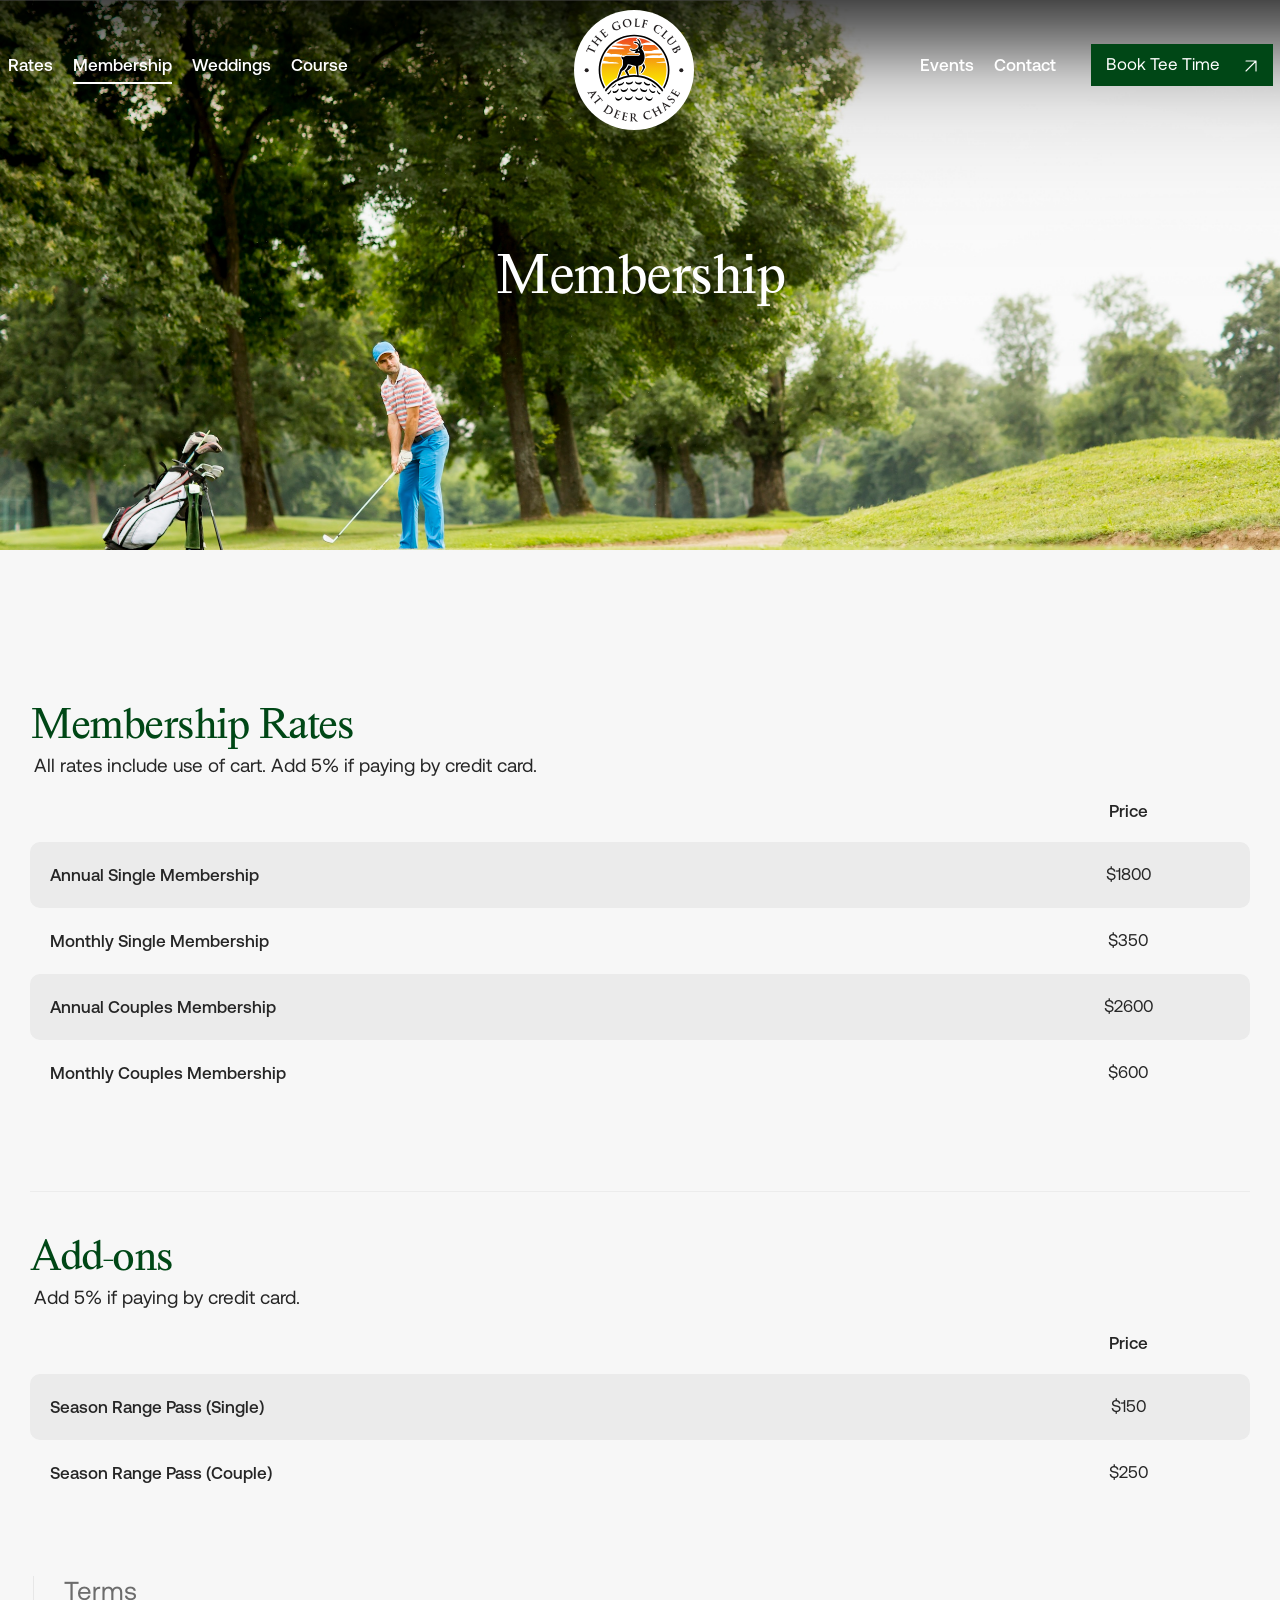
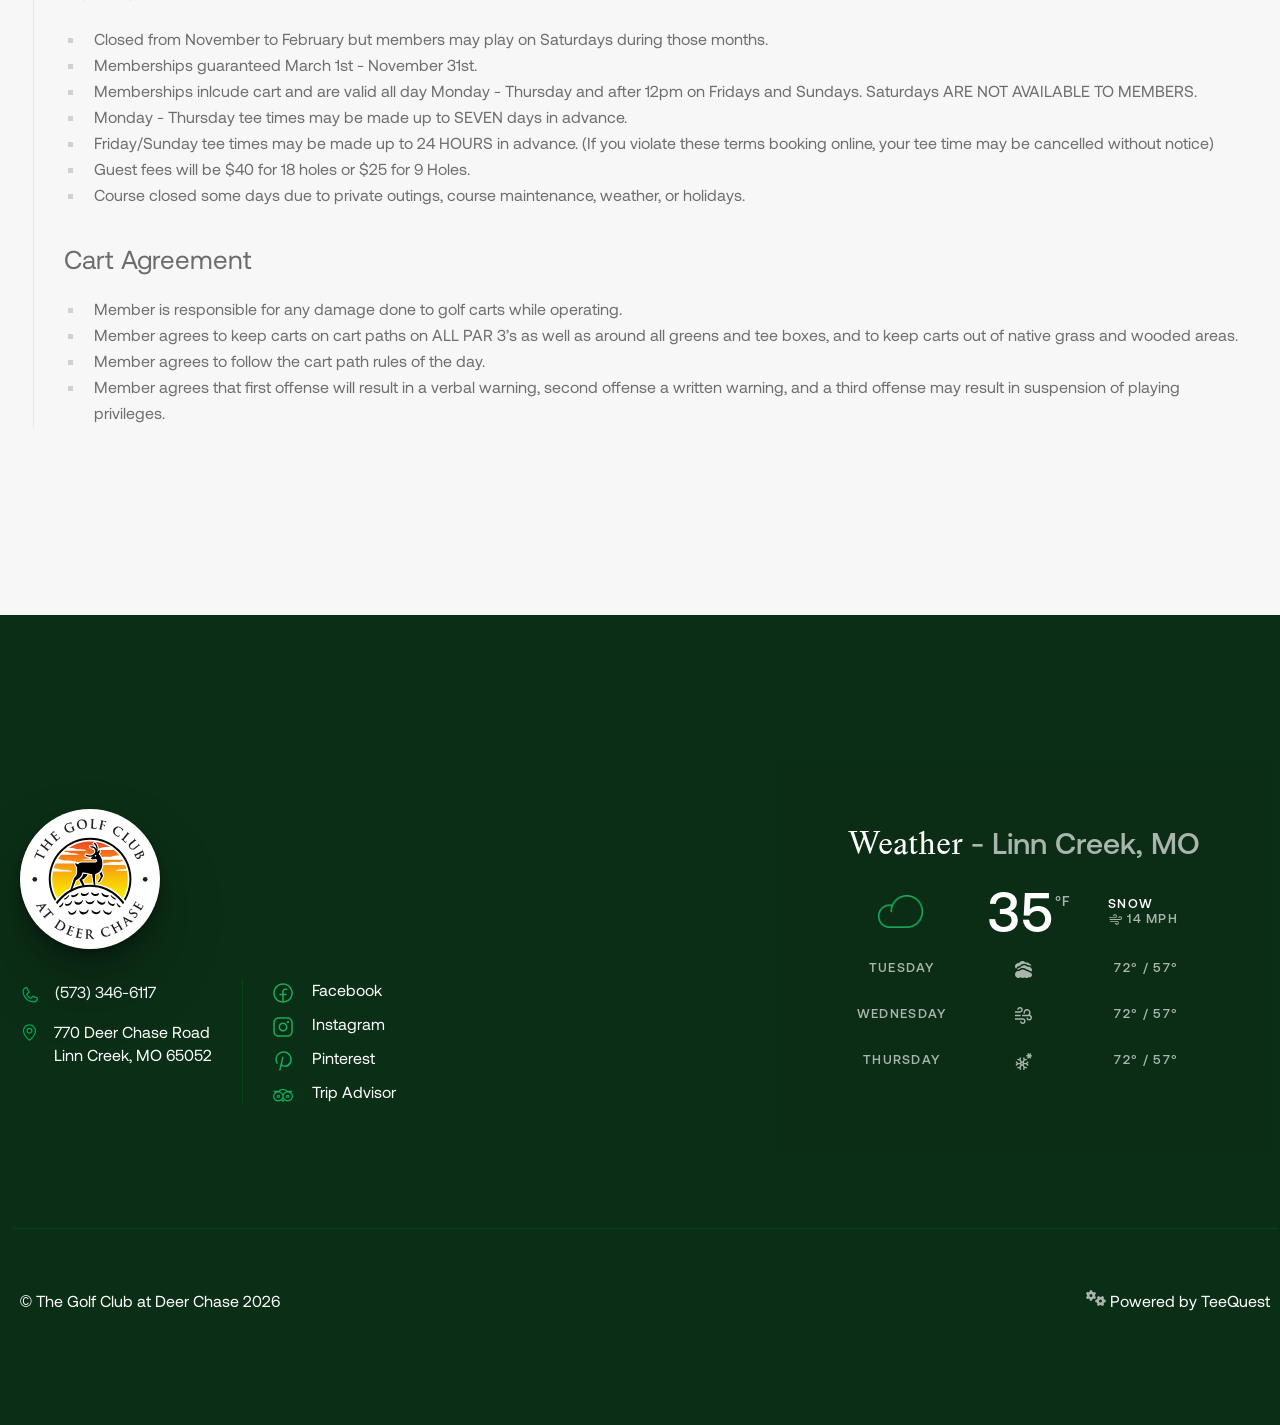
<file: membership.html>
<!doctype html>
<html lang="en">
  <head>
    <meta charset="UTF-8" />
    <meta name="viewport" content="width=device-width, initial-scale=1.0" />
    <meta
      name="description"
      content="Luminos - IT solutions for a growing businesses."
    />
    <link
      rel="shortcut icon"
      type="image/x-icon"
      href="assets/images/fav.png"
    />
    <title>Membership</title>
    <link
      href="https://cdn.jsdelivr.net/npm/bootstrap@5.3.3/dist/css/bootstrap.min.css"
      rel="stylesheet"
      integrity="sha384-QWTKZyjpPEjISv5WaRU9OFeRpok6YctnYmDr5pNlyT2bRjXh0JMhjY6hW+ALEwIH"
      crossorigin="anonymous"
    />

    <link
      rel="stylesheet preload"
      href="assets/css/plugins/fontawesome.css"
      as="style"
      media="print"
      onload="this.media = 'all'"
    />
    <link
      rel="stylesheet preload"
      href="assets/css/plugins/metismenu.css"
      as="style"
      media="print"
      onload="this.media = 'all'"
    />
    <link rel="stylesheet preload" href="css/style.css" as="style" />

    <!-- header Lit component -->
    <script type="module" src="./lit/header.js"></script>

    <!-- CTA Lit component -->
    <script type="module" src="./lit/cta.js"></script>

    <!-- footer Lit component -->
    <script type="module" src="./lit/footer.js"></script>
  </head>

  <body>
    <!-- header four area start -->
    <header class="header-area-four header--sticky">
      <my-header> </my-header>
    </header>

    <!-- rts banner four start -->
    <div
      class="banner-four-area banner-subpage banner-subpage membership-banner rts-section-gap jarallax"
      data-img-position="0% 110%"
    >
      <div class="overlay"></div>
      <div class="container">
        <div class="row">
          <div class="col-lg-12">
            <div class="banner-four-wrapper">
              <h1
                class="title wow fadeInUp"
                data-wow-offset="120"
                data-wow-delay=".7s"
              >
                Membership
              </h1>
            </div>
          </div>
        </div>
      </div>
    </div>
    <!-- rts banner four end -->

    <!-- rates section start  -->
    <!-- <section class="perks mobile-padding">
      <div class="container">
        <div class="row justify-content-between">
          <div class="col-12 col-lg-6">
            <div
              class="center-me wow fadeInUp"
              data-wow-offset="120"
              data-wow-delay="1s"
            >
              <h2>Membership Perks</h2>
              <div class="check-wrapper">
                <div class="single-check">
                  <img src="assets/images/service/01.svg" />
                  <p>
                    <span class="bold">20% off</span>
                    on apparel and <span class="bold">15% off</span> off gloves,
                    clubs, and shoes.
                  </p>
                </div>
                <div class="single-check">
                  <img src="assets/images/service/01.svg" />
                  <p>
                    Pre-paid guest passes available at time of purchase for $25
                    (up to 4).
                  </p>
                </div>
                <div class="single-check">
                  <img src="assets/images/service/01.svg" />
                  <p>Food and beer discounts.</p>
                </div>
                <div class="single-check">
                  <img src="assets/images/service/01.svg" />
                  <p>2 dollar sodas and Gatorades.</p>
                </div>
              </div>
            </div>
          </div>
          <div class="col-12 col-lg-5">
            <div
              class="slyder-container wow fadeInUp"
              data-wow-offset="120"
              data-wow-delay="1.1s"
            >
              <div class="slyde in-view">
                <img src="images/deer-chase-clubhouse.jpg" alt="" />
              </div>
              <div class="slyde">
                <img src="images/deer-chase-bridge.jpg" alt="" />
              </div>

              <div class="slyde">
                <img src="images/deer-chase-old-barn.jpg" alt="" />
              </div>

              <div class="slyde">
                <img src="images/deer-chase-reflective-pond.jpg" alt="" />
              </div>

              <div class="reload-button">
                reload
                <svg
                  class="reload-icon"
                  xmlns="http://www.w3.org/2000/svg"
                  viewBox="0 0 510.82 450.43"
                >
                  <path
                    d="M0,209.27C11,76.8,129.17-17.81,261.83,2.83c89.54,13.93,165.13,85.8,183.31,174.5l35.5-51.81c13.93-15.65,38.76.33,27.2,21.21-16.7,30.13-44.02,59.81-61.72,89.99-6.14,6.76-15.84,7.41-23.27,2.33-27.12-20.38-57.83-37.57-84.83-57.89-6.1-4.59-11.37-7.67-11.73-16.27-.54-12.86,11.2-20.8,23.02-16.97l62.39,42.4c2.64.22.94-.46.76-1.76-7.43-53.38-50.52-107.44-97.41-132.15C201.08-3.67,59.12,64.36,37.22,191.1c-30.38,175.8,170.32,292.85,309.58,181.83,5.3-4.23,13.95-14.5,19.49-16.43,15.53-5.43,29.45,11.55,20.41,25.39-7.42,11.36-37.28,32.12-49.68,39.14C193.12,502.44,10.53,405.85,0,241.21v-31.94Z"
                  />
                </svg>
              </div>
            </div>
          </div>
        </div>
      </div>
    </section> -->
    <!-- rates section end -->

    <!-- membership rates section start  -->
    <section
      class="membership-page-body rental-section rental-section-host-your-event mobile-padding"
    >
      <div class="container p-4 p-md-5">
        <div class="row">
          <div class="col">
            <div
              class="tab-content wow fadeInUp"
              data-wow-offset="120"
              data-wow-delay=".1s"
              data-sanity-doc="membershipRates"
            >
              <!-- <hr /> -->
              <h3>Membership Rates</h3>
              <p class="">
                All rates include use of cart. Add 5% if paying by credit card.
              </p>
              <div>
                <!--* Annual Rates Table Start -->

                <table class="best-annual-rates-table">
                  <thead>
                    <tr>
                      <th scope="col"></th>
                      <th scope="col">Price</th>
                    </tr>
                  </thead>
                  <tbody>
                    <tr>
                      <th scope="row">
                        <div class="th-wrap">Annual Single Membership</div>
                      </th>
                      <td>$1800</td>
                    </tr>
                    <tr>
                      <th scope="row">
                        <div class="th-wrap">Monthly Single Membership</div>
                      </th>
                      <td>$350</td>
                    </tr>
                    <tr>
                      <th scope="row">
                        <div class="th-wrap">Annual Couples Membership</div>
                      </th>
                      <td>$2600</td>
                    </tr>
                    <tr>
                      <th scope="row">
                        <div class="th-wrap">Monthly Couples Membership</div>
                      </th>
                      <td>$600</td>
                    </tr>
                  </tbody>
                </table>
                <!--* Annual Rates Table End -->
              </div>
            </div>
            <div
              class="tab-content wow fadeInUp"
              data-wow-offset="120"
              data-wow-delay=".1s"
              data-sanity-doc="addOns"
            >
              <hr />
              <h3>Add-ons</h3>
              <p class="">Add 5% if paying by credit card.</p>
              <div>
                <!--* Add-ons Table Start -->

                <table class="best-annual-rates-table">
                  <thead>
                    <tr>
                      <th scope="col"></th>
                      <th scope="col">Price</th>
                    </tr>
                  </thead>
                  <tbody>
                    <tr>
                      <th scope="row">
                        <div class="th-wrap">Season Range Pass (Single)</div>
                      </th>
                      <td>$150</td>
                    </tr>
                    <tr>
                      <th scope="row">
                        <div class="th-wrap">Season Range Pass (Couple)</div>
                      </th>
                      <td>$250</td>
                    </tr>
                  </tbody>
                </table>
                <!--* Add-ons Table End -->
              </div>
            </div>
          </div>
        </div>
      </div>
    </section>
    <!-- membership rates section end  -->

    <section class="terms">
      <div class="container">
        <div class="inner-container">
          <h3>Terms</h3>
          <ul>
            <li>
              Closed from November to February but members may play on Saturdays
              during those months.
            </li>
            <li>Memberships guaranteed March 1st - November 31st.</li>
            <li>
              Memberships inlcude cart and are valid all day Monday - Thursday
              and after 12pm on Fridays and Sundays. Saturdays ARE NOT AVAILABLE
              TO MEMBERS.
            </li>
            <li>
              Monday - Thursday tee times may be made up to SEVEN days in
              advance.
            </li>
            <li>
              Friday/Sunday tee times may be made up to 24 HOURS in advance. (If
              you violate these terms booking online, your tee time may be
              cancelled without notice)
            </li>
            <li>Guest fees will be $40 for 18 holes or $25 for 9 Holes.</li>
            <li>
              Course closed some days due to private outings, course
              maintenance, weather, or holidays.
            </li>
          </ul>
          <h3>Cart Agreement</h3>
          <ul>
            <li>
              Member is responsible for any damage done to golf carts while
              operating.
            </li>
            <li>
              Member agrees to keep carts on cart paths on ALL PAR 3’s as well
              as around all greens and tee boxes, and to keep carts out of
              native grass and wooded areas.
            </li>
            <li>Member agrees to follow the cart path rules of the day.</li>
            <li>
              Member agrees that first offense will result in a verbal warning,
              second offense a written warning, and a third offense may result
              in suspension of playing privileges.
            </li>
          </ul>
        </div>
      </div>
    </section>
    <!-- cta area start -->
    <!-- <section class="cta blonde">
      <my-cta></my-cta>
    </section> -->

    <!-- cta area end -->

    <!-- footer start -->
    <footer>
      <my-footer></my-footer>
    </footer>
    <!-- footer end -->

    <!-- pre loader area start -->
    <div class="loader-wrapper">
      <div class="loader"></div>
      <div class="loader-section section-left"></div>
      <div class="loader-section section-right"></div>
    </div>

    <!-- progress area start -->
    <div class="progress-wrap">
      <svg
        class="progress-circle svg-content"
        width="100%"
        height="100%"
        viewBox="-1 -1 102 102"
      >
        <path
          d="M50,1 a49,49 0 0,1 0,98 a49,49 0 0,1 0,-98"
          style="
            transition: stroke-dashoffset 10ms linear 0s;
            stroke-dasharray: 307.919, 307.919;
            stroke-dashoffset: 307.919;
          "
        ></path>
      </svg>
    </div>
    <!-- progress area end -->

    <!-- 🟡🟡🟡🟡🟡🟡 MOBILE MENU MARKUP START 🟡🟡🟡🟡🟡🟡 -->
    <div id="side-bar" class="side-bar header-two" dir="ltr">
      <button class="close-icon-menu" aria-label="footer_Button">
        <svg
          class="side-menu-cross"
          xmlns="http://www.w3.org/2000/svg"
          version="1.1"
          viewBox="0 0 512 512"
        >
          <polygon
            class="st0"
            points="513.3 44 468 -1.3 256 210.8 44 -1.3 -1.3 44 210.8 256 -1.3 468 44 513.3 256 301.2 468 513.3 513.3 468 301.2 256 513.3 44"
          />
        </svg>
      </button>
      <div class="mobile-menu-main">
        <nav class="nav-main mainmenu-nav mt--30">
          <ul class="mainmenu metismenu" id="mobile-menu-active">
            <li>
              <a href="rates.html" class="main">Rates</a>
            </li>
            <li>
              <a href="membership.html" class="main">Membership</a>
            </li>
            <li>
              <a href="weddings.html" class="main">Weddings</a>
            </li>

            <li>
              <a href="course.html" class="main">Course</a>
            </li>
            <li>
              <a href="events.html" class="main">Events</a>
            </li>
            <li>
              <a href="contact.html" class="main">Contact</a>
            </li>
            <li>
              <a
                href="book-tee-time.html"
                class="rts-btn btn-primary my-btn sidebar-btn"
              >
                Book tee time
                <svg
                  xmlns="http://www.w3.org/2000/svg"
                  width="32"
                  height="32"
                  viewBox="0 0 32 32"
                  fill="none"
                  data-inject-url="http://127.0.0.1:5500/assets/images/service/icons/13.svg"
                  class="injectable"
                >
                  <path
                    d="M9.3335 22.6667L22.6668 9.33337M22.6668 9.33337H9.3335M22.6668 9.33337V22.6667"
                    stroke="#999999"
                    stroke-width="1.5"
                    stroke-linecap="round"
                    stroke-linejoin="round"
                  ></path>
                </svg>
              </a>
            </li>
          </ul>
        </nav>
      </div>
    </div>
    <!-- mobile menu area end -->

    <script defer src="assets/js/plugins/jquery.js"></script>
    <script defer src="assets/js/vendor/waw.js"></script>
    <script defer src="assets/js/vendor/jarallax.js"></script>
    <script defer src="assets/js/plugins/smooth-scroll.js"></script>
    <script defer src="assets/js/plugins/svg-inject.js"></script>
    <script defer src="assets/js/plugins/metismenu.js"></script>
    <script defer src="assets/js/vendor/contact-form.js"></script>
    <script type="module" src="./assets/js/stacked-images.js "></script>
    <script defer src="assets/js/main.js"></script>
    <script src="./assets/js/sanity-prices.js"></script>
    <script src="./assets/js/weather.js "></script>
    <script src="assets/js/swiper-helper.js"></script>
  </body>
</html>
</file>
<file: assets/css/plugins/metismenu.css>
.metismenu .arrow{float:right;line-height:1.42857}[dir=rtl] .metismenu .arrow,[dir=rtl] .metismenu .plus-minus,[dir=rtl] .metismenu .plus-times{float:left}.metismenu .glyphicon.arrow:before{content:"\e079"}.metismenu .mm-active>a>.glyphicon.arrow:before{content:"\e114"}.metismenu .fa.arrow:before{content:"\f104"}.metismenu .mm-active>a>.fa.arrow:before{content:"\f107"}.metismenu .ion.arrow:before{content:"\f3d2"}.metismenu .mm-active>a>.ion.arrow:before{content:"\f3d0"}.metismenu .plus-minus,.metismenu .plus-times{float:right}.metismenu .fa.plus-minus:before,.metismenu .fa.plus-times:before{content:"\f067"}.metismenu .mm-active>a>.fa.plus-times{-webkit-transform:rotate(45deg);-ms-transform:rotate(45deg);transform:rotate(45deg)}.metismenu .mm-active>a>.fa.plus-minus:before{content:"\f068"}.metismenu .mm-collapse:not(.mm-show){display:none}.metismenu .mm-collapsing{position:relative;height:0;overflow:hidden;-webkit-transition-timing-function:ease;-o-transition-timing-function:ease;transition-timing-function:ease;-webkit-transition-duration:.35s;-o-transition-duration:.35s;transition-duration:.35s;-webkit-transition-property:height,visibility;-o-transition-property:height,visibility;transition-property:height,visibility}.metismenu .has-arrow{position:relative}.metismenu .has-arrow::after{position:absolute;content:'';width:.5em;height:.5em;border-width:1px 0 0 1px;border-style:solid;border-color:initial;right:1em;-webkit-transform:rotate(-45deg) translate(0,-50%);-ms-transform:rotate(-45deg) translate(0,-50%);transform:rotate(-45deg) translate(0,-50%);-webkit-transform-origin:top;-ms-transform-origin:top;transform-origin:top;top:50%;-webkit-transition:.3s ease-out;-o-transition:.3s ease-out;transition:.3s ease-out}[dir=rtl] .metismenu .has-arrow::after{right:auto;left:1em;-webkit-transform:rotate(135deg) translate(0,-50%);-ms-transform:rotate(135deg) translate(0,-50%);transform:rotate(135deg) translate(0,-50%)}.metismenu .has-arrow[aria-expanded=true]::after,.metismenu .mm-active>.has-arrow::after{-webkit-transform:rotate(-135deg) translate(0,-50%);-ms-transform:rotate(-135deg) translate(0,-50%);transform:rotate(-135deg) translate(0,-50%)}[dir=rtl] .metismenu .has-arrow[aria-expanded=true]::after,[dir=rtl] .metismenu .mm-active>.has-arrow::after{-webkit-transform:rotate(225deg) translate(0,-50%);-ms-transform:rotate(225deg) translate(0,-50%);transform:rotate(225deg) translate(0,-50%)}
</file>
